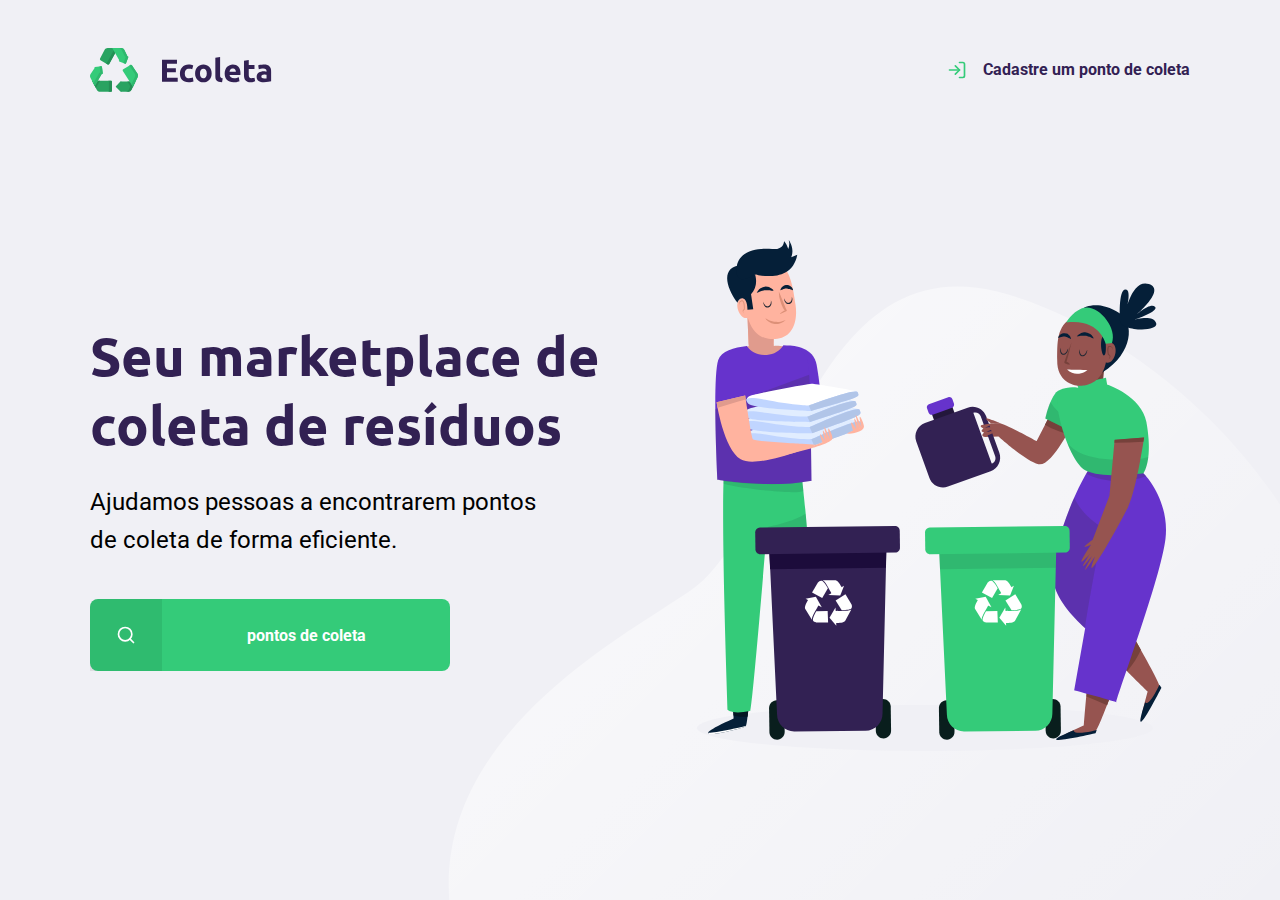
<file: index.html>
<!DOCTYPE html>
<html lang="pt_br">
    <head>
        <meta charset="UTF-8">
        <meta name="viewport" content="width=device-width, initial-scale=1.0">
        <title>Ecoleta</title>

        <link href="https://fonts.googleapis.com/css2?family=Roboto:wght@300;400;500;700&family=Ubuntu:wght@700&display=swap" rel="stylesheet">

        <link rel="stylesheet" href="/styles/main.css">
        <link rel="stylesheet" href="/styles/home.css">
        <link rel="stylesheet" href="/styles/modal.css">

        <link rel="stylesheet" href="/styles/responsive.css">
    </head>
    <body>
        <div id="page-home">
            <div class="content">
                <header>
                    <img src="/icones/logo.svg" alt="logomarca">
                    <a href="/create-point.html">
                        <span></span>
                        Cadastre um ponto de coleta</a>
                </header>   
                <main>
                    <h1>Seu marketplace de coleta de resíduos</h1>
                
                    <p>Ajudamos pessoas a encontrarem pontos de coleta de forma eficiente.</p>
                
                    <a href="#">
                        <span></span>
                        <strong>
                            pontos de coleta
                        </strong> 
                    </a>
                </main>
            </div>
        </div> 
        
        <div id="modal" class="hide">
            <div class="content">
                <div class="header">
                    <h1>Pontos de coleta</h1>
                    <a href="#">Fechar</a>
                </div>
                <form action="/search-results.html">
                    <label for="search">Cidade </label>
                    <div class="search field">
                        <input 
                        type="text" 
                        name="search"
                        placeholder="Pesquise por Cidade">
                        <button>
                            <img src="/icones/search.svg" alt="Buscar">
                        </button>
                    </div>
                </form>
            </div>
        </div>


        <script src="/script/index.js"></script>
    </body>
</html>
</file>
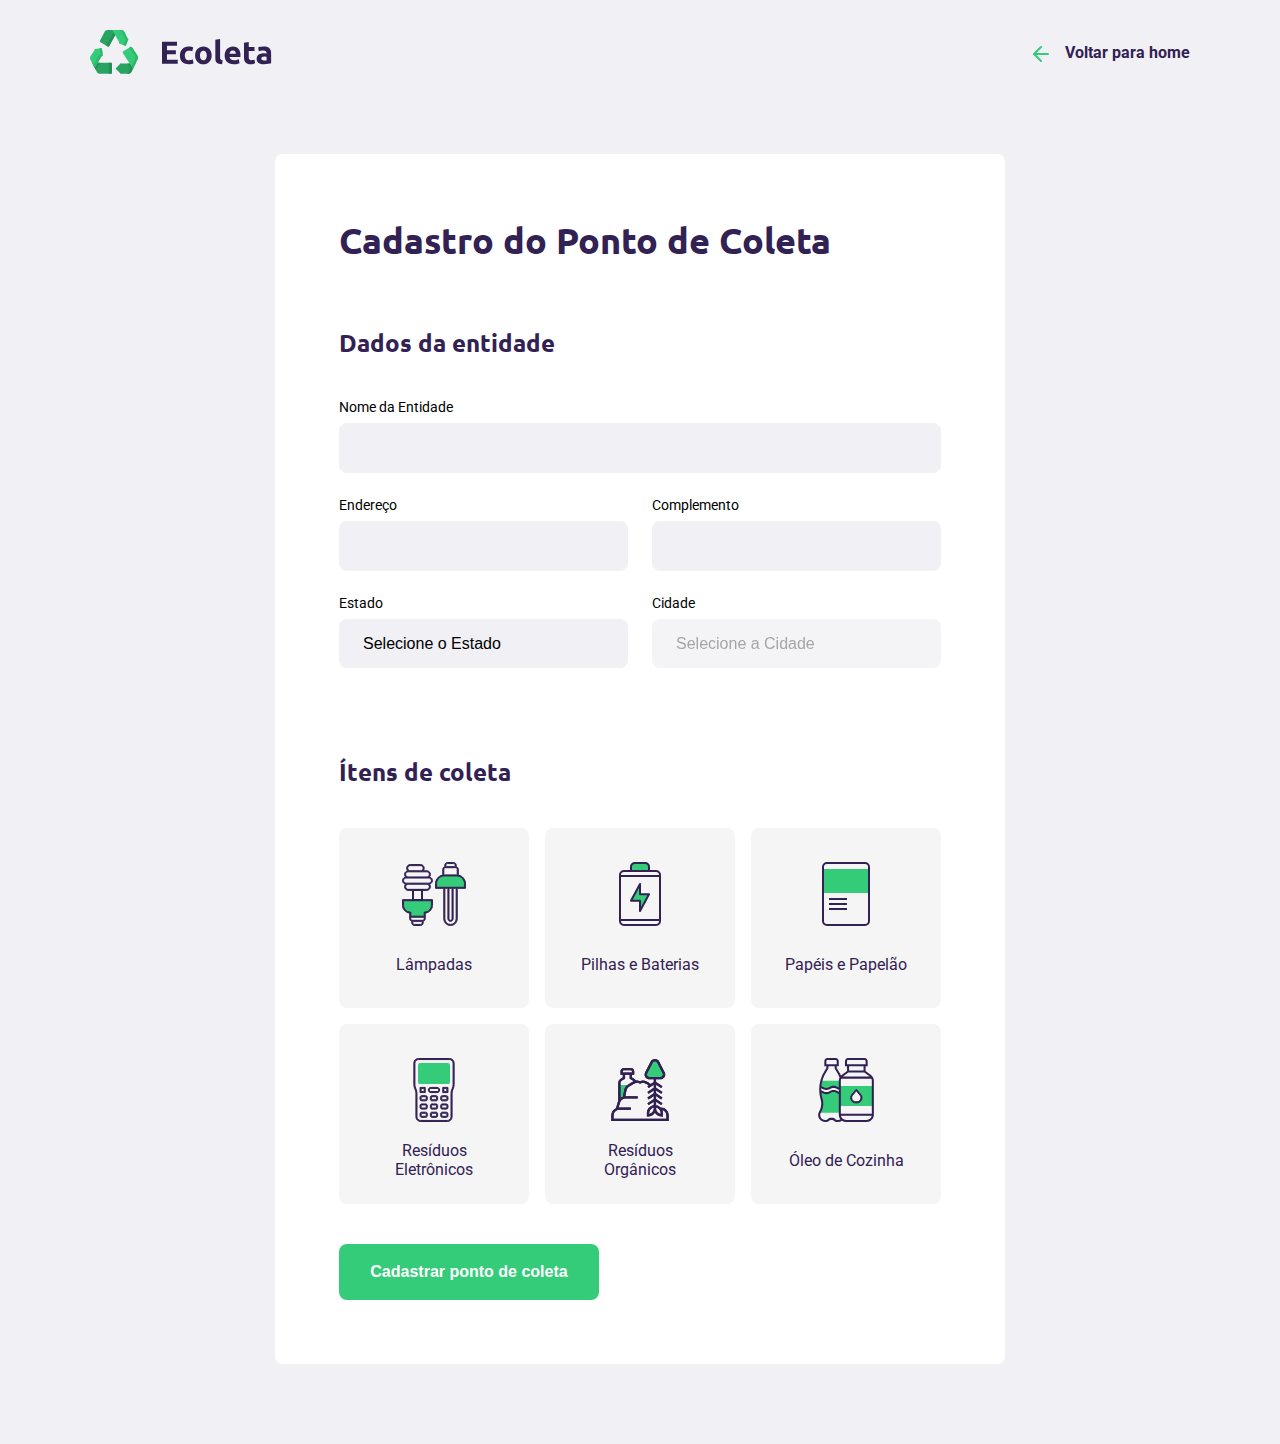
<file: create-point.html>
<!DOCTYPE html>
<html lang="pt_br">
    <head>
        <meta charset="UTF-8">
        <meta name="viewport" content="width=device-width, initial-scale=1.0">
        <title>Criar Ponto de Coleta</title>

        <link href="https://fonts.googleapis.com/css2?family=Roboto:wght@700&family=Ubuntu:wght@700&display=swap" rel="stylesheet">

        <link rel="stylesheet" href="/styles/main.css">
        <link rel="stylesheet" href="/styles/create-point.css">
        <link rel="stylesheet" href="/styles/responsive.css">
    </head>
    <body>
        <div id="page-create-point">
            <header>
                <img src="/icones/logo.svg" alt="logomarca">
                <a href="index.html">
                    <span></span>
                    Voltar para home</a>
            </header>   

            <form action="">
                <h1>
                    Cadastro do Ponto de Coleta
                </h1>
                <fieldset>
                    <legend><h2>Dados da entidade</h2></legend>
                    <div class="field">
                        <label for="name">Nome da Entidade</label>
                        <input type="text" name="name" required>
                    </div>
                    <div class="field-group">
                        <div class="field">
                            <label for="address">Endereço</label>
                            <input type="text" name="adress" required>
                        </div>
                        <div class="field">
                            <label for="address2">Complemento</label>
                            <input type="text" name="address2" required>
                        </div>
                    </div>
                    <div class="field-group">
                        <div class="field">
                            <label for="state">Estado</label>
                            <select name="uf" required>
                                <option value="">Selecione o Estado</option>
                            </select>

                            <input type="hidden" name="state">
                        </div>
                        <div class="field">
                            <label for="city">Cidade</label>
                            <select name="city" disabled required>
                                <option value="">Selecione a Cidade</option>
                            </select>
                        </div>
                    </div>                  
                </fieldset>
                <fieldset>
                    <legend>
                        <h2>Ítens de coleta</h2>
                    </legend>
                    <div class="items-grid">
                        <li data-id="1">
                            <img src="/icones/lampadas.svg" alt="lâmpadas">
                            <span>Lâmpadas</span>
                        </li>
                        <li data-id="2">
                            <img src="/icones/baterias.svg" alt="Pilhas e Baterias">
                            <span>Pilhas e Baterias</span>
                        </li>
                        <li data-id="3">
                            <img src="/icones/papeis-papelao.svg" alt="Papéis e Papelão">
                            <span>Papéis e Papelão</span>
                        </li>
                        <li data-id="4">
                            <img src="/icones/eletronicos.svg" alt="Resíduos Eletrônicos">
                            <span>Resíduos Eletrônicos</span>
                        </li>
                        <li data-id="5">
                            <img src="/icones/organicos.svg" alt="Resíduos Orgânicos">
                            <span>Resíduos Orgânicos</span>
                        </li>
                        <li data-id="6">
                            <img src="/icones/oleo.svg" alt="Óleo de Cozinha">
                            <span>Óleo de Cozinha</span>
                        </li>
                    </div>
                    <input type="hidden" name="items">
                </fieldset>
                <button type="submit">Cadastrar ponto de coleta</button>
            </form>

        </div>      
        <script src="/script/create-point.js"></script>
    </body>
</html>
</file>
<file: styles/main.css>
:root {
    --title-color: #322153;
    --primary-color: #34cb79;
    --field-color: #f0f0f5;
} /*variaveis */

* {
    margin: 0;
    padding: 0;
    box-sizing: border-box; /*aplicação do padding considerando a box*/
} /*aplica a tudo*/

html {
    font-family: 'Roboto', sans-serif;
}

a {
    text-decoration: none;
}

h1, h2, h3, h4, h5, h6 {
    font-family: 'Ubuntu', sans-serif;
    color: var(--title-color);
} /*aplica a todos os títulos*/

body {
    background: #f0f0f5;
    -webkit-font-smoothing: antialised; /*deixa a fonte smoothing*/
}
</file>
<file: styles/home.css>
#page-home {
    height: 100vh;
    background: url('../icones/home-background.svg') no-repeat;
    background-position: 35vw bottom;
}

#page-home .content {
    width: 90%;
    max-width: 1100px;
    height: 100%;
    display: flex;
    flex-direction: column;
    margin: 0px auto;
}

#page-home header {
    margin-top: 48px;
    display: flex;
    align-items: center;
    justify-content: space-between;
}

#page-home header a {
    display: flex;
    color: var(--title-color);
    font-weight: 700;
}

#page-home header a span {
    margin-right: 16px;
    background-image: url('../icones/log-in.svg');
    width: 20px;
    height: 20px;
}

#page-home main {
    max-width: 560px;
    flex: 1;
    display: flex;
    flex-direction: column;
    justify-content: center;
}

#page-home main h1{
    font-size: 54px;
}

#page-home main p {
    width: 85%;
    margin-top: 24px;
    font-size: 24px;
    line-height: 38px;
}

#page-home main a {
    width: 100%;
    max-width: 360px;
    height: 72px;
    border-radius: 8px;
    display: flex;
    align-items: center;
    margin-top: 40px;
    background-color: var(--primary-color);
    transition: 400ms;
}

#page-home main a:hover {
    background-color: #2fb86e;
}

#page-home main a span {
    width: 72px;
    height: 72px;
    background-color: rgba(0, 0, 0, 0.08);
    border-top-left-radius: 8px;
    display: flex;
    align-items: center;
    justify-content: center;
}

#page-home main a span::after {
    content: "";
    background-image: url('../icones/search.svg');
    width: 20px;
    height: 20px;
}

#page-home main a strong {
    flex: 1;
    color: white;
    text-align: center;
}
</file>
<file: styles/modal.css>
#modal {
    height: 100vh;
    width: 100vw;
    background-color: #0e0a14db;
    position: fixed;
    top: 0;
    display: flex;
    justify-content: center;
    align-items: center;
    transition: 400ms;
}

#modal.hide {
    display: none;
}

#modal .content {
    color: white;
    width: 420px;
}

#modal .header {
    display: flex;
    align-items: center;
    justify-content: space-between;
    margin-bottom: 48px;
}

#modal .header a {
    background-image: url("../icones/x.svg");
    width: 20px;
    height: 20px;
    display: flex;
    font-size: 0.01px;
}

#modal .header h1 {
    font-size: 36px;
    color: white;
    line-height: 42px;
}

#modal form label {
    font-size: 14px;
    line-height: 16px;
    display: block;
    margin-bottom: 8px;
}

#modal form .field {
    display: flex;
}

#modal form input {
    flex: 1;
    background-color: var(--field-color);
    border-radius: 8px 0px 0px 8px;
    border: 0;
    padding: 16px 24px;
    font-size: 16px;
    color: #6c6c80
}

#modal form button {
    width: 72px;
    height: 72px;
    background-color: var(--primary-color);
    border: 0;
    border-radius: 0px 8px 8px 0px;
}

#modal form button:hover {
    background-color: #2fb85e;
}
</file>
<file: styles/responsive.css>
@media (max-width: 900px) {
    #page-home {
        background-position-x: 70vw;
    }

    #page-home main {
        align-items: center;
    }

    #page-home .content {
        align-items: center;
        text-align: center;
    }

    #page-home main p {
        margin: 24px auto 0px;
    }

    #page-home header a {
        position: absolute;
        bottom: 48px;
        left: 50%;
        transform: translateX(-50%);
    }

    #page-search-results .cards {
        grid-template-columns: 1fr;
    }

    #page-search-results .cards img {
        height: 250px;
    }
}

@media (min-width: 1700px) {
    #page-home {
        background-position-x: 40vw;
    }
}

@media (max-height: 760px) {
    #page-home {
        background-position-y: 150px;
    }
}
</file>
<file: styles/create-point.css>
#page-create-point {
    width: 90%;
    max-width: 1100px;
    margin: 30px auto; /*alinhamento de caixa pelo lado de fora*/
}

#page-create-point header {
    display: flex;
    justify-content: space-between;
    align-items: center;
}

#page-create-point header a {
    color: var(--title-color);
    font-weight: bold;
    display: flex;
    align-items: center;
}

#page-create-point header a span {
    margin-right: 16px;
    background-image: url('../icones/arrow-left.svg');
    width: 20px;
    height: 20px;
    display: flex;
}

form {
    background-color: white;
    padding: 64px; /*preenchimento interno*/
    border-radius: 8px;
    margin: 80px auto;
    max-width: 730px;
}

form h1 {
    font-size: 36px;
}

form fieldset {
    margin-top: 64px;
    border: 0;
}

form legend {
    margin-bottom: 40px;
}

form legend h2 {
    font-size: 24px;
}

form .field {
    flex: 1;
    display: flex;
    flex-direction: column;
    margin-bottom: 24px;
}

form .field-group {
    display: flex;
}

form input {
    background-color: #f0f0f5;
    border: 0;
    padding: 16px 24px;
    font-size: 16px;
    border-radius: 8px;
    outline: none;
}

form select {
    -webkit-appearance: none;
    -moz-appearance: none;
    appearance: none;
    background-color: #f0f0f5;
    border: 0;
    padding: 16px 24px;
    font-size: 16px;
    border-radius: 8px;
    outline: none;
}

form label {
    font-size: 14px;
    margin-bottom: 8px;
}

form .field-group .field + .field {
    margin-left: 24px;
}

form button {
    width: 260px;
    height: 56px;
    background-color: var(--primary-color);
    border-radius: 8px;
    color: white;
    font-weight: bold;
    font-size: 16px;
    border: 0;
    margin-top: 40px;
    transition: background-color 400ms;
}

form button:hover {
    background-color: #2fb86e;
}

.items-grid {
    display: grid;
    grid-template-columns: 1fr 1fr 1fr;
    gap: 16px; /*separação / margem do grid */
}

.items-grid li {
    background-color: #f5f5f5;
    list-style: none;
    border: 2px solid #f5f5f5;
    height: 180px;
    border-radius: 8px;
    padding: 32px 24px 16px;
    display: flex;
    flex-direction: column;
    align-items: center;
    justify-content: space-between;
    text-align: center;
    cursor: pointer;
}

.items-grid li span {
    margin-top: 12px;
    flex: 1;
    display: flex;
    align-items: center;
    color: var(--title-color);
}

.items-grid li.selected {
    background: #e1faec;
    border: 2px solid #34cb79
}

.items-grid li img,
.items-grid li span {
    pointer-events: none;
}
</file>
